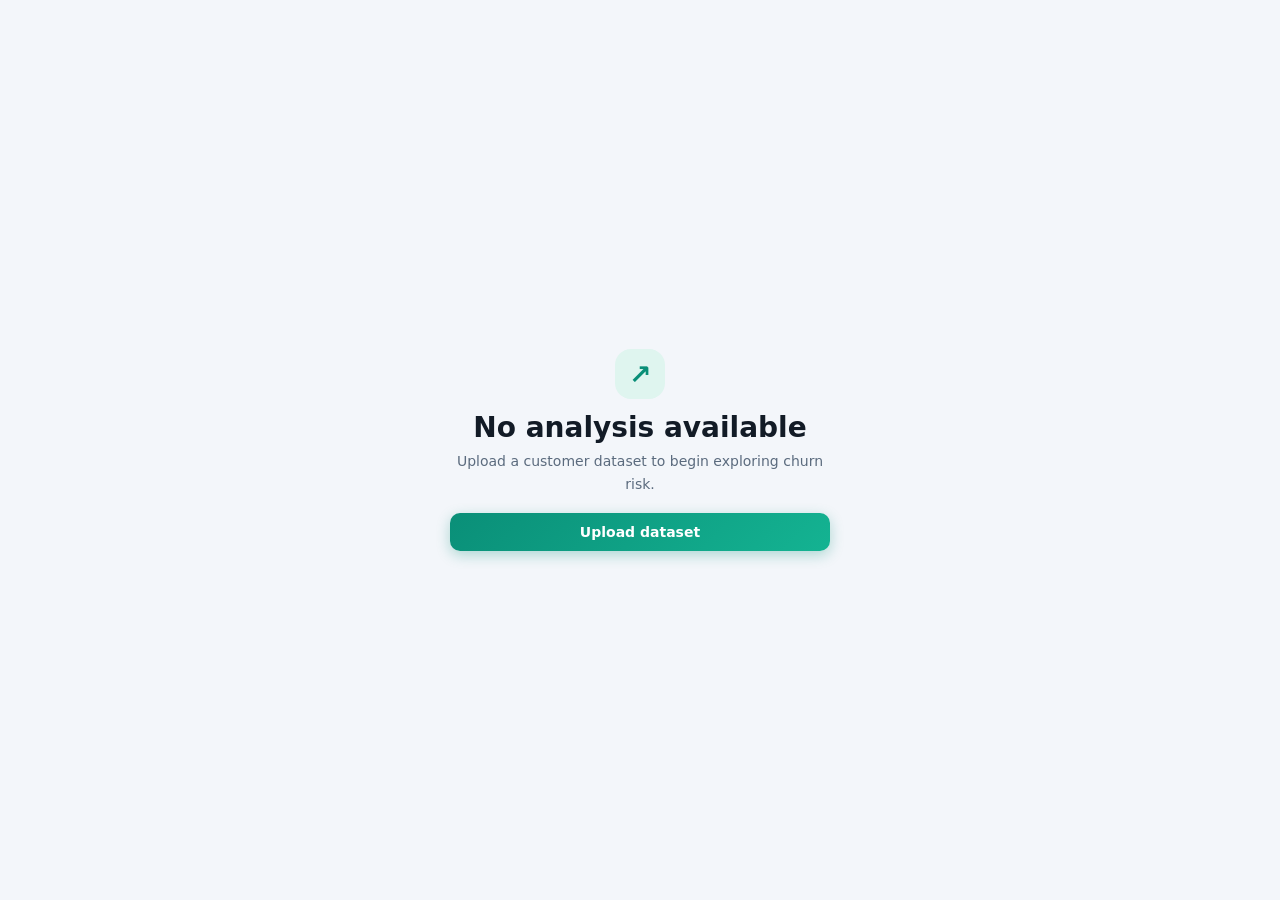
<file: frontend/index.html>
<!DOCTYPE html>
<html lang="en">
<head>
<meta charset="UTF-8"><meta name="viewport" content="width=device-width,initial-scale=1.0">
<title>ChurnIQ — Overview</title>
<link rel="stylesheet" href="css/common.css"><link rel="stylesheet" href="css/dashboard.css">
</head>
<body><script src="config.js"></script><script src="js/api.js"></script><script src="js/common.js"></script><script src="js/dashboard.js"></script></body>
</html>
</file>
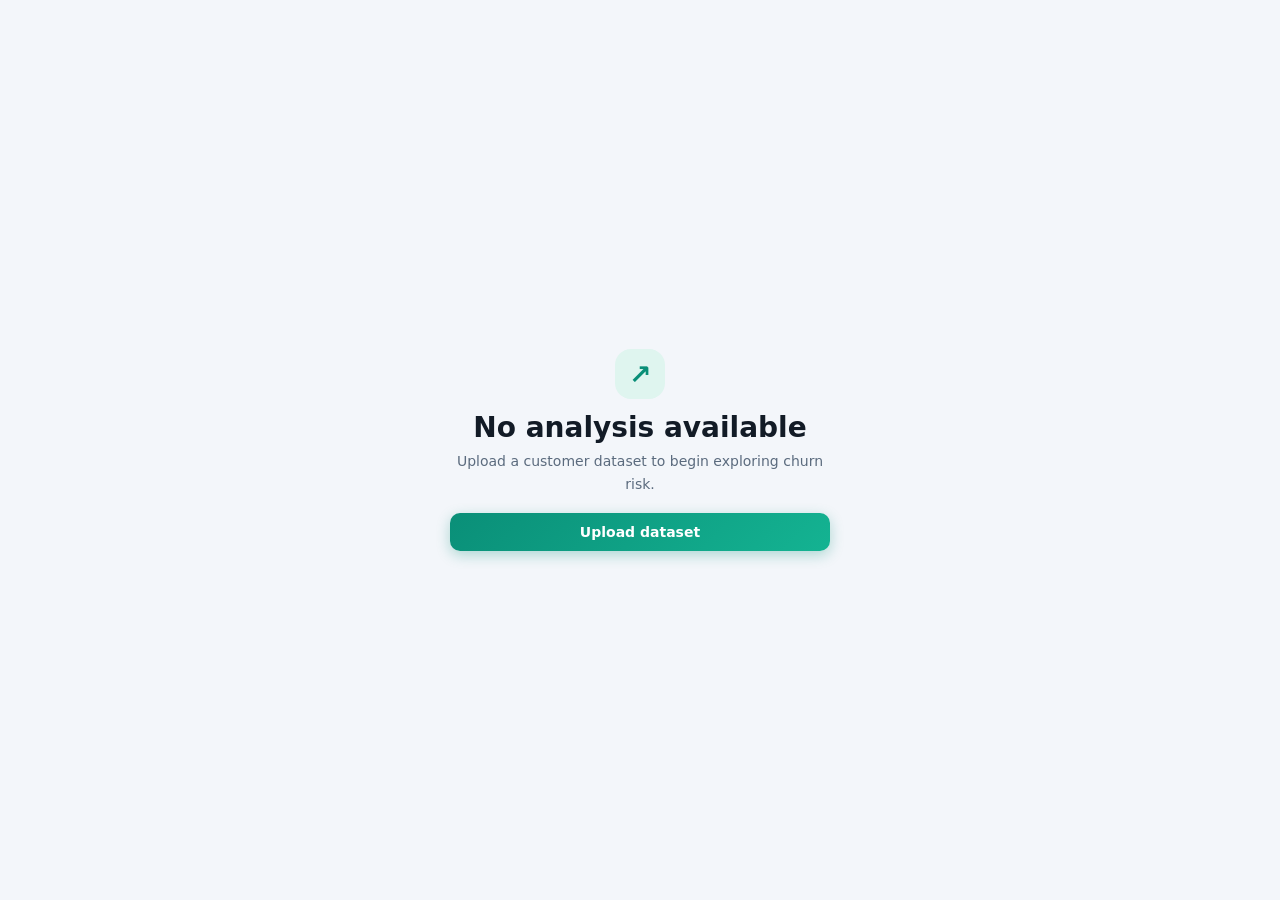
<file: frontend/actions.html>
<!DOCTYPE html>
<html lang="en">
<head>
<meta charset="UTF-8"><meta name="viewport" content="width=device-width,initial-scale=1.0">
<title>ChurnIQ — Retention Actions</title>
<link rel="stylesheet" href="css/common.css">
</head>
<body><script src="config.js"></script><script src="js/api.js"></script><script src="js/common.js"></script><script src="js/actions.js"></script></body>
</html>
</file>
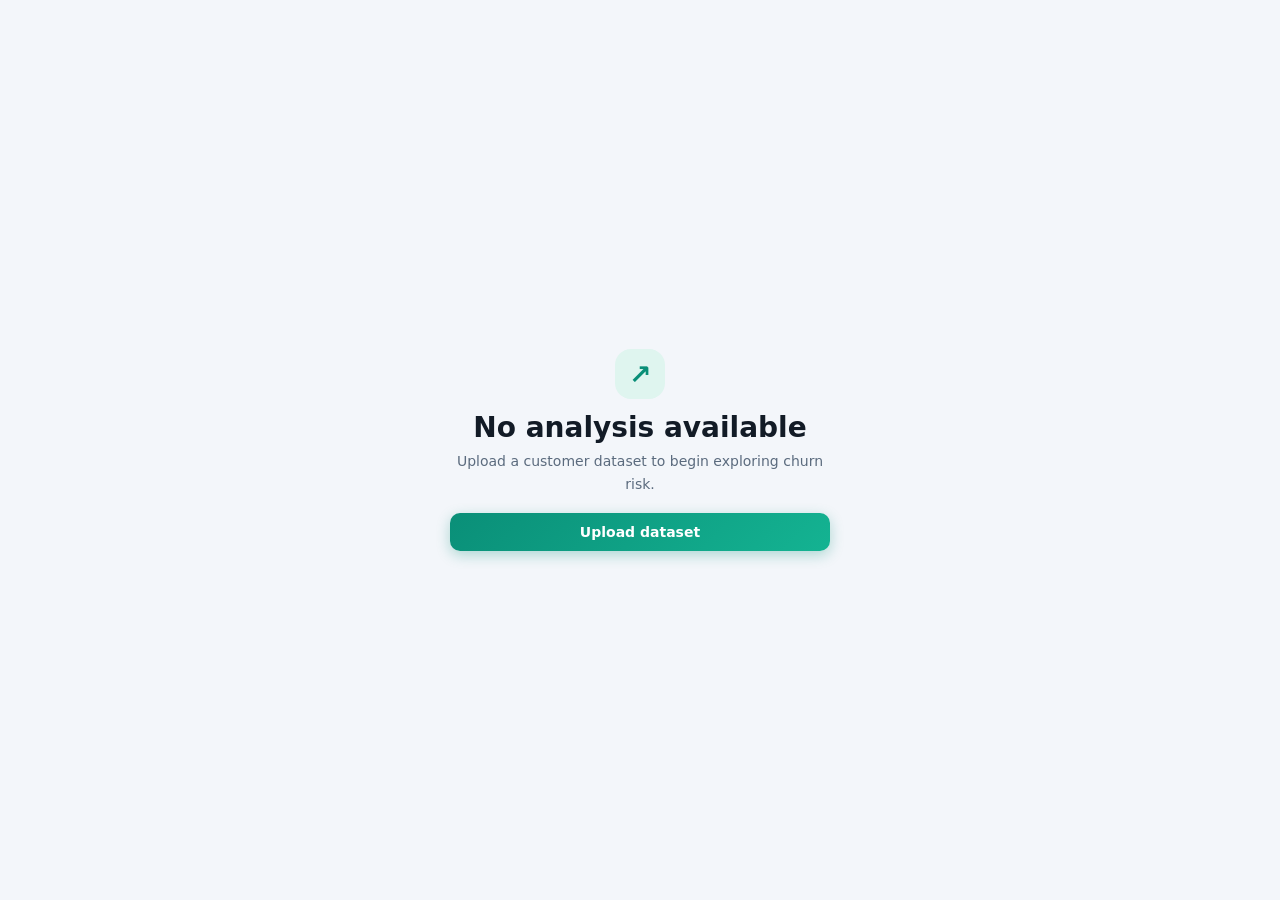
<file: frontend/customers.html>
<!DOCTYPE html>
<html lang="en">
<head>
<meta charset="UTF-8"><meta name="viewport" content="width=device-width,initial-scale=1.0">
<title>ChurnIQ — Customers</title>
<link rel="stylesheet" href="css/common.css"><link rel="stylesheet" href="css/customers.css">
</head>
<body><script src="config.js"></script><script src="js/api.js"></script><script src="js/common.js"></script><script src="js/customers.js"></script></body>
</html>
</file>
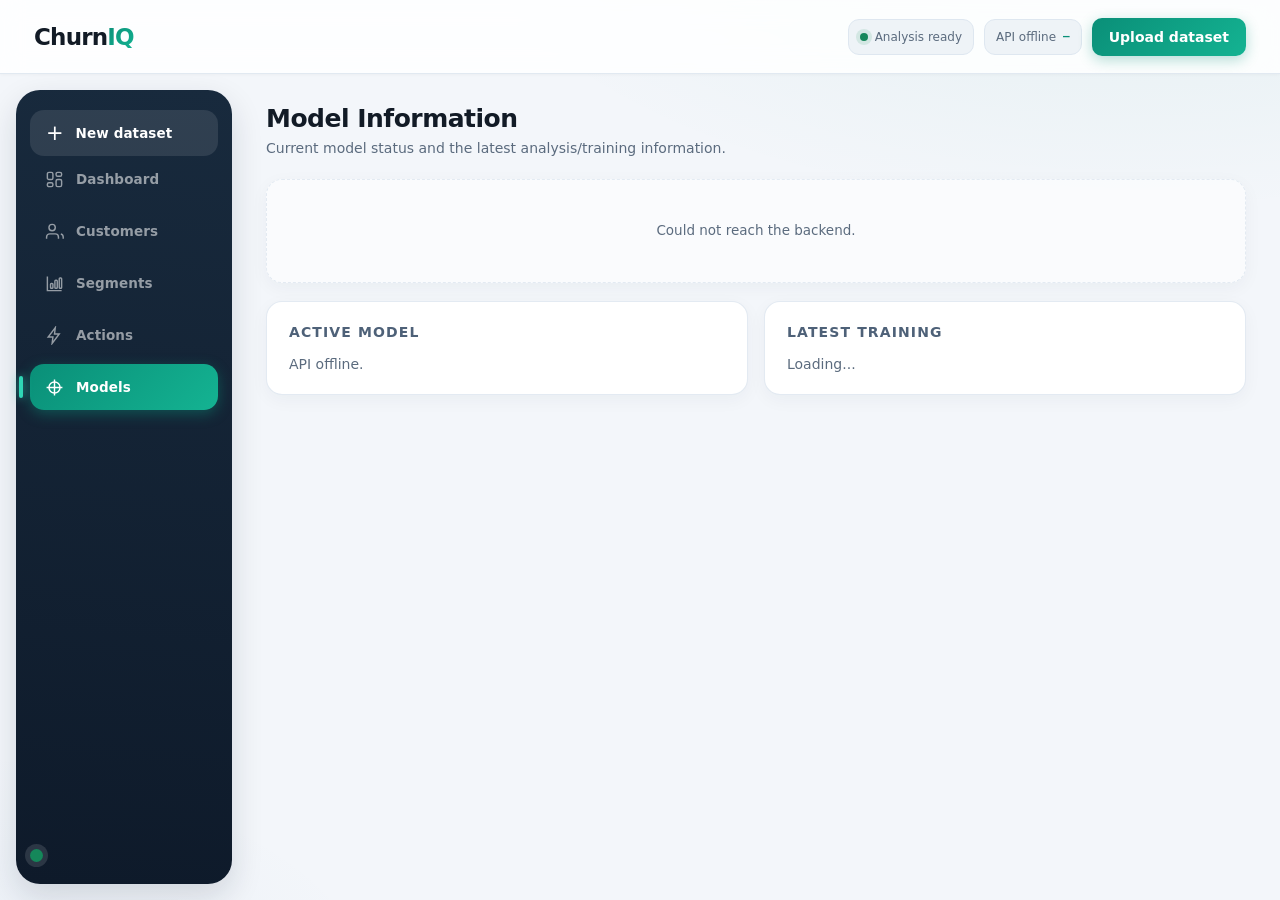
<file: frontend/model.html>
<!DOCTYPE html>
<html lang="en">
<head>
<meta charset="UTF-8"><meta name="viewport" content="width=device-width,initial-scale=1.0">
<title>ChurnIQ — Model</title>
<link rel="stylesheet" href="css/common.css">
</head>
<body>
<script src="config.js"></script><script src="js/api.js"></script><script src="js/common.js"></script>
<script>
document.addEventListener('DOMContentLoaded', async ()=>{
  basePage('model',`
    <div class="page-head"><div><h1>Model Information</h1><p>Current model status and the latest analysis/training information.</p></div></div>
    <div class="kpi-grid" id="model-kpis"></div>
    <div class="grid-2">
      <section class="card"><div class="card-title">Active model</div><div id="model-details" class="muted">Loading...</div></section>
      <section class="card"><div class="card-title">Latest training</div><div id="training-details" class="muted">Loading...</div></section>
    </div>
  `);
  const healthEl=document.getElementById('model-details');
  const trainingEl=document.getElementById('training-details');
  try{
    const h=await getHealth();
    const state=await loadAnalytics();
    const r=state?.trainingResult;
    document.getElementById('model-kpis').innerHTML=`
      <div class="kpi-card kpi-info"><div class="kpi-label">Active Model</div><div class="kpi-value" style="font-size:22px">${escapeHtml(h.active_model||'—')}</div><div class="kpi-sub">currently active</div></div>
      <div class="kpi-card kpi-good"><div class="kpi-label">CV AUC</div><div class="kpi-value">${escapeHtml(h.auc_cv||'—')}</div><div class="kpi-sub">model performance</div></div>
      <div class="kpi-card"><div class="kpi-label">Features</div><div class="kpi-value">${escapeHtml(r?.n_features||'—')}</div><div class="kpi-sub">latest training</div></div>
      <div class="kpi-card"><div class="kpi-label">Training Time</div><div class="kpi-value" style="font-size:24px">${escapeHtml(r?.duration_seconds||'—')}</div><div class="kpi-sub">seconds</div></div>`;
    healthEl.innerHTML=`<p><strong>Active model:</strong> ${escapeHtml(h.active_model)}</p><p style="margin-top:9px"><strong>Cross-validation AUC:</strong> ${escapeHtml(h.auc_cv)}</p><p style="margin-top:9px"><strong>API:</strong> <span style="color:var(--green);font-weight:700">Online</span></p>`;
    trainingEl.innerHTML=r?`<p><strong>Dataset hash:</strong> <span class="mono">${escapeHtml(r.dataset_hash)}</span></p><p style="margin-top:9px"><strong>Features:</strong> ${escapeHtml(r.n_features)}</p><p style="margin-top:9px"><strong>Duration:</strong> ${escapeHtml(r.duration_seconds)} seconds</p>`:`<p>No new training result is stored in this browser session.</p>`;
  }catch(e){
    document.getElementById('model-kpis').innerHTML='<div class="card empty" style="grid-column:1/-1">Could not reach the backend.</div>';
    healthEl.textContent='API offline.';
  }
});
</script>
</body>
</html>
</file>
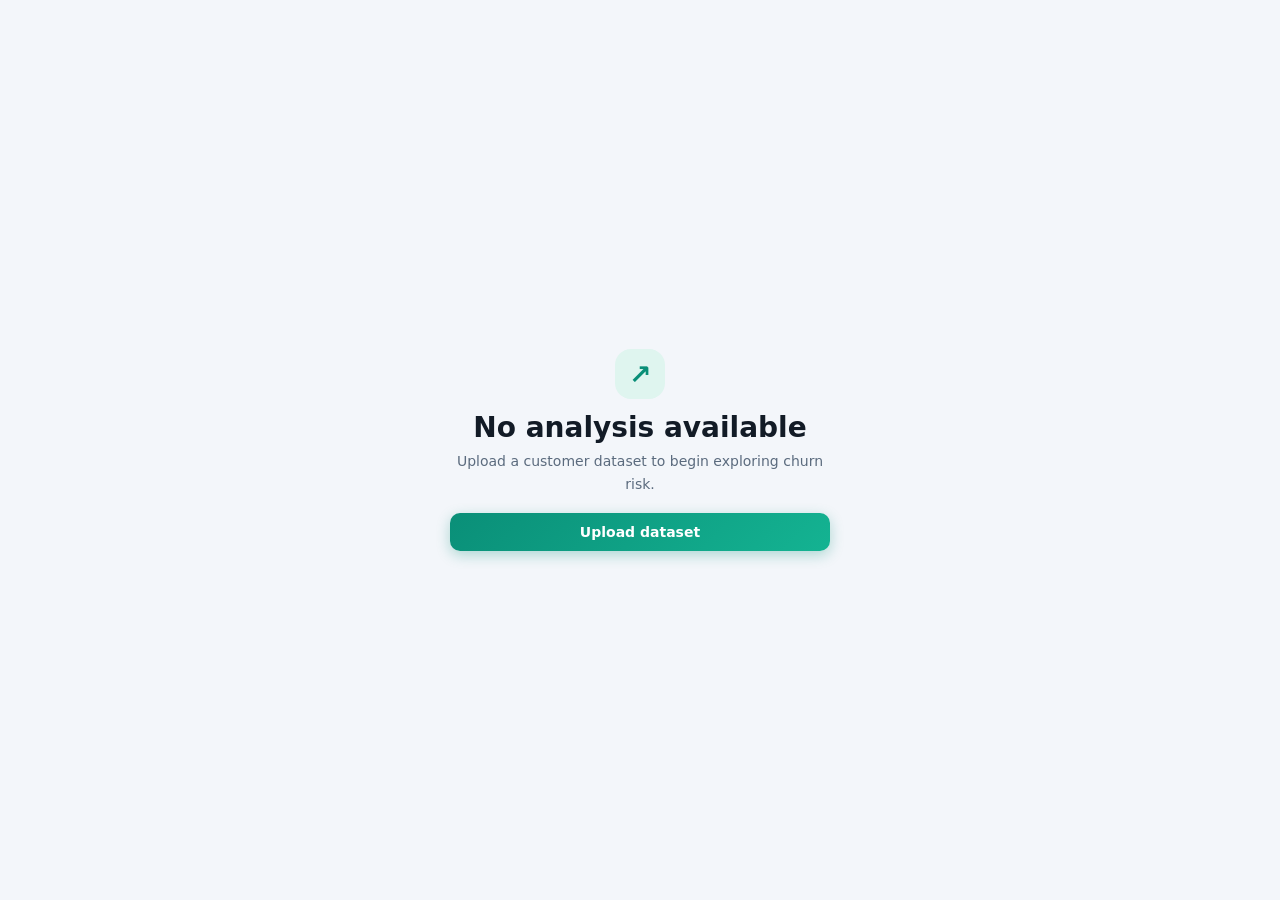
<file: frontend/segments.html>
<!DOCTYPE html>
<html lang="en">
<head>
<meta charset="UTF-8"><meta name="viewport" content="width=device-width,initial-scale=1.0">
<title>ChurnIQ — Segments</title>
<link rel="stylesheet" href="css/common.css"><link rel="stylesheet" href="css/segments.css">
</head>
<body><script src="config.js"></script><script src="js/api.js"></script><script src="js/common.js"></script><script src="js/segments.js"></script></body>
</html>
</file>
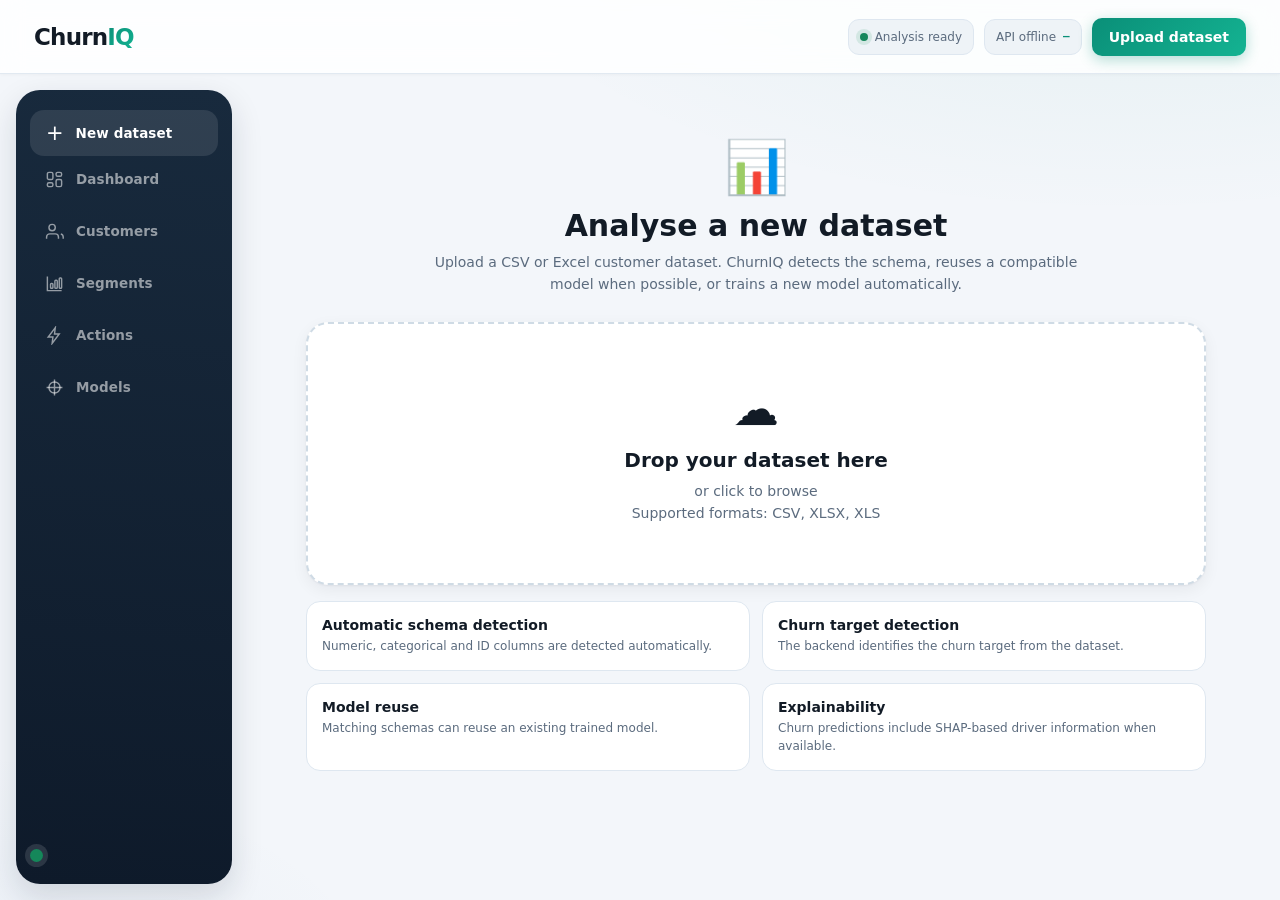
<file: frontend/upload.html>
<!DOCTYPE html>
<html lang="en">
<head>
<meta charset="UTF-8"><meta name="viewport" content="width=device-width,initial-scale=1.0">
<title>ChurnIQ — New Dataset</title>
<link rel="stylesheet" href="css/common.css"><link rel="stylesheet" href="css/upload.css">
</head>
<body><script src="config.js"></script><script src="js/api.js?v=4"></script><script src="js/common.js?v=4"></script><script src="js/upload.js?v=4"></script></body>
</html>
</file>
<file: frontend/css/common.css>
﻿:root{
  --bg:#f5f8fb;
  --surface:#ffffff;
  --surface2:#eef3f7;
  --border:#dbe4ec;
  --text:#16202b;
  --muted:#64748b;
  --accent:#087f6b;
  --accent-dark:#056453;
  --green:#168a57;
  --red:#c83b45;
  --amber:#b98900;
  --blue:#376ca8;
  --purple:#7257b5;
  --radius:18px;
  --radius-sm:12px;
  --shadow:0 2px 8px rgba(22,32,43,.06);
  --shadow-lg:0 12px 30px rgba(22,32,43,.12);
  --font:Inter,Segoe UI,system-ui,-apple-system,sans-serif;
  --mono:"IBM Plex Mono",Consolas,monospace;
}
*{box-sizing:border-box;margin:0;padding:0}
html,body{min-height:100%;font-family:var(--font);color:var(--text);background:var(--bg)}
body{font-size:14px}
button,input,select{font:inherit}
button{cursor:pointer}
a{text-decoration:none;color:inherit}
.app{min-height:100vh}
.topbar{
  height:70px;background:var(--surface);border-bottom:1px solid var(--border);
  display:flex;align-items:center;justify-content:space-between;padding:0 26px;
  position:sticky;top:0;z-index:100;box-shadow:0 1px 3px rgba(0,0,0,.03)
}
.logo{font-size:23px;font-weight:800;letter-spacing:-.7px}
.logo span{color:var(--accent)}
.topbar-right{display:flex;align-items:center;gap:12px}
.model-badge{
  display:flex;align-items:center;gap:8px;padding:9px 15px;border:1px solid var(--border);
  background:var(--surface2);border-radius:999px;color:var(--muted);font-size:13px
}
.status-dot{width:8px;height:8px;border-radius:50%;background:var(--green);box-shadow:0 0 0 4px rgba(22,138,87,.12)}
#auc-badge{font-family:var(--mono);font-weight:700;color:var(--green)}
.btn{
  border:0;border-radius:999px;padding:10px 17px;font-weight:700;transition:.18s ease;
  display:inline-flex;align-items:center;justify-content:center;gap:7px
}
.btn:hover{transform:translateY(-1px)}
.btn-primary{background:var(--accent);color:#fff}
.btn-primary:hover{background:var(--accent-dark)}
.btn:disabled{cursor:not-allowed;opacity:.66;transform:none}
.btn.is-loading{pointer-events:none;min-width:168px}
.btn-spinner{width:15px;height:15px;border:2px solid rgba(255,255,255,.42);border-top-color:#fff;border-radius:50%;animation:button-spin .7s linear infinite}
@keyframes button-spin{to{transform:rotate(360deg)}}
.btn-secondary{background:#fff;border:1px solid var(--border);color:var(--text)}
.btn-danger{background:rgba(200,59,69,.1);color:var(--red)}
.shell{display:flex;min-height:calc(100vh - 70px)}
.sidebar{
  width:82px;background:#172130;margin:16px 0 16px 16px;border-radius:24px;
  padding:18px 0;display:flex;flex-direction:column;align-items:center;
  box-shadow:var(--shadow-lg);position:sticky;top:86px;height:calc(100vh - 102px)
}
.nav-new,.nav-link{
  width:46px;height:46px;border-radius:14px;border:0;display:flex;align-items:center;justify-content:center;
  color:#fff;transition:.18s ease;margin-bottom:12px
}
.nav-new{background:rgba(255,255,255,.1);font-size:28px}
.nav-new:hover{background:rgba(255,255,255,.18)}
.nav-links{display:flex;flex-direction:column;gap:8px;flex:1}
.nav-link{background:transparent;color:rgba(255,255,255,.55);font-size:19px}
.nav-link:hover,.nav-link.active{background:var(--accent);color:#fff}
.nav-link svg,.nav-new svg{width:21px;height:21px}
.nav-bottom-dot{width:13px;height:13px;border-radius:50%;background:var(--green);box-shadow:0 0 0 5px rgba(255,255,255,.12)}
.main{flex:1;min-width:0;padding:18px 20px 34px}
.page-head{display:flex;align-items:flex-end;justify-content:space-between;gap:16px;margin:2px 0 20px}
.page-head h1{font-size:25px;letter-spacing:-.5px}
.page-head p{color:var(--muted);margin-top:5px;line-height:1.5}
.card{
  background:var(--surface);border:1px solid var(--border);border-radius:var(--radius);
  box-shadow:var(--shadow);padding:22px
}
.card-title{font-size:14px;font-weight:800;text-transform:uppercase;letter-spacing:.06em;color:#52657c;margin-bottom:16px}
.grid-2{display:grid;grid-template-columns:repeat(2,minmax(0,1fr));gap:16px}
.grid-3{display:grid;grid-template-columns:repeat(3,minmax(0,1fr));gap:16px}
.kpi-grid{display:grid;grid-template-columns:repeat(4,minmax(0,1fr));gap:16px;margin-bottom:18px}
.kpi-card{padding:20px;border:1px solid var(--border);border-radius:var(--radius);background:var(--surface);box-shadow:var(--shadow)}
.kpi-label{font-size:12px;color:var(--muted);font-weight:700;text-transform:uppercase;letter-spacing:.07em}
.kpi-value{font-family:var(--mono);font-size:32px;font-weight:800;margin-top:9px}
.kpi-sub{display:inline-block;margin-top:10px;background:var(--surface2);color:var(--muted);padding:5px 10px;border-radius:999px;font-size:11px;font-weight:700}
.kpi-danger{background:rgba(200,59,69,.045);border-color:rgba(200,59,69,.16)}
.kpi-danger .kpi-value{color:var(--red)}
.kpi-warn{background:rgba(185,137,0,.045);border-color:rgba(185,137,0,.16)}
.kpi-warn .kpi-value{color:var(--amber)}
.kpi-good .kpi-value{color:var(--green)}
.kpi-info .kpi-value{color:var(--accent)}
.banner{
  padding:14px 18px;border-radius:var(--radius-sm);border:1px solid rgba(22,138,87,.25);
  background:rgba(22,138,87,.07);margin-bottom:18px;display:flex;align-items:center;gap:10px
}
.banner strong{color:var(--green)}
.banner span{color:var(--muted)}
.table-wrap{overflow:auto;border:1px solid var(--border);border-radius:14px}
.data-table{width:100%;border-collapse:collapse;min-width:900px}
.data-table th{
  padding:12px 14px;text-align:left;font-size:11px;color:var(--muted);
  text-transform:uppercase;letter-spacing:.05em;background:#f8fafc;border-bottom:1px solid var(--border)
}
.data-table td{padding:12px 14px;border-bottom:1px solid #edf1f4;font-size:13px}
.data-table tr:hover td{background:#f8fbfd}
.risk-badge{display:inline-block;padding:4px 10px;border-radius:999px;font-size:11px;font-weight:800}
.risk-badge.High{background:rgba(200,59,69,.12);color:var(--red)}
.risk-badge.Medium{background:rgba(185,137,0,.13);color:var(--amber)}
.risk-badge.Low{background:rgba(22,138,87,.12);color:var(--green)}
.prob-bar{display:flex;align-items:center;gap:8px;min-width:120px}
.prob-mini{width:65px;height:7px;border-radius:99px;background:#e8edf2;overflow:hidden}
.prob-mini-fill{height:100%;border-radius:99px}
.search-row{display:flex;gap:10px;flex-wrap:wrap;margin-bottom:14px}
.search-box,.select-box{
  flex:1;min-width:220px;border:1px solid var(--border);background:#fff;border-radius:12px;
  padding:11px 13px;color:var(--text);outline:none
}
.search-box:focus,.select-box:focus{border-color:var(--accent)}
.filter-btn{
  padding:10px 14px;border:1px solid var(--border);border-radius:12px;background:#fff;color:var(--muted);font-weight:700
}
.filter-btn.active,.filter-btn:hover{background:var(--accent);border-color:var(--accent);color:#fff}
.pagination{display:flex;align-items:center;justify-content:center;gap:7px;flex-wrap:wrap;margin-top:16px}
.page-btn{padding:7px 11px;border:1px solid var(--border);border-radius:9px;background:#fff;color:var(--muted)}
.page-btn.active,.page-btn:hover{background:var(--accent);border-color:var(--accent);color:#fff}
.empty{padding:40px;text-align:center;color:var(--muted)}
.muted{color:var(--muted)}
.mono{font-family:var(--mono)}
.section-title{font-size:12px;font-weight:800;color:#52657c;text-transform:uppercase;letter-spacing:.07em;margin:18px 0 10px}
.modal-overlay{
  display:none;position:fixed;inset:0;background:rgba(13,23,35,.58);z-index:1000;
  align-items:center;justify-content:center;padding:20px
}
.modal-overlay.active{display:flex}
.modal{background:#fff;border-radius:20px;border:1px solid var(--border);max-width:700px;width:100%;max-height:88vh;overflow:auto;box-shadow:0 20px 50px rgba(0,0,0,.2)}
.modal-head{display:flex;justify-content:space-between;align-items:center;padding:18px 22px;border-bottom:1px solid var(--border);position:sticky;top:0;background:#fff;z-index:2}
.modal-head h3{font-size:17px}
.modal-close{border:0;background:transparent;font-size:26px;color:var(--muted)}
.modal-body{padding:22px}
.profile-grid{display:grid;grid-template-columns:repeat(2,minmax(0,1fr));gap:9px}
.profile-item{background:var(--surface2);padding:11px 13px;border-radius:11px}
.profile-item label{display:block;font-size:10px;text-transform:uppercase;color:var(--muted);font-weight:700;margin-bottom:4px}
.profile-item span{font-size:13px;font-weight:600;word-break:break-word}
.shap-row{display:flex;align-items:center;gap:10px;margin:9px 0}
.shap-label{width:180px;color:var(--muted);font-size:12px;white-space:nowrap;overflow:hidden;text-overflow:ellipsis}
.shap-bar-wrap{flex:1;background:#edf1f5;height:8px;border-radius:99px;overflow:hidden}
.shap-bar-fill{height:100%;border-radius:99px}
.shap-val{width:65px;text-align:right;font:12px var(--mono);color:var(--muted)}
.rec-card{display:flex;gap:10px;background:var(--surface2);border-radius:11px;padding:12px;margin-top:8px}
.rec-priority{padding:3px 8px;border-radius:6px;font-size:10px;font-weight:800;height:max-content}
.rec-priority.High{background:rgba(200,59,69,.13);color:var(--red)}
.rec-priority.Medium{background:rgba(185,137,0,.13);color:var(--amber)}
.rec-priority.Low{background:rgba(22,138,87,.13);color:var(--green)}
.platform-row{display:flex;flex-wrap:wrap;gap:10px;margin:12px 0}
.platform-item{flex:1 1 160px;display:flex;justify-content:space-between;align-items:center;gap:8px;background:var(--surface2);border-radius:11px;padding:11px 14px;font-size:13px}
.inner-actions{display:flex;gap:10px;flex-wrap:wrap;margin-top:14px}
.integration-results{display:grid;gap:12px;margin-top:16px}
/* Customers page: per-row View + strategy Apply controls */
.row-actions{text-align:right;white-space:nowrap}
.row-view{padding:5px 13px;font-size:12px;font-weight:650}
.apply-btn{
  border:1.5px solid var(--accent);background:#fff;color:var(--accent);
  font-weight:700;font-size:12px;border-radius:999px;padding:7px 14px;
  cursor:pointer;transition:.15s ease;flex:0 0 auto;align-self:center
}
.apply-btn:hover{background:var(--accent);color:#fff;transform:translateY(-1px)}
.apply-btn.applied{background:var(--green);border-color:var(--green);color:#fff}
.notify-row{display:flex;flex-direction:column;gap:6px;align-items:flex-end}
.btn-mini{padding:5px 9px;font-size:11.5px;border:1px solid var(--border);border-radius:8px;background:var(--surface2);color:var(--text);cursor:pointer;white-space:nowrap}
.btn-mini:hover{background:var(--accent);color:#fff;border-color:var(--accent)}
.btn-mini:disabled{opacity:.55;cursor:wait}
.outreach-list{display:flex;flex-direction:column;gap:8px;margin:10px 0}
.rec-driver{font-size:11px;color:var(--muted);margin-top:4px}
.applied-meta{font-size:11.5px;color:var(--muted);font-weight:600;margin-left:8px}
.applied-meta a{color:var(--accent);font-weight:700;text-decoration:none}
.applied-meta a:hover{text-decoration:underline}
.integration-customer{border:1px solid var(--border);border-radius:14px;padding:16px;background:#fbfcfd}
.integration-head{display:flex;justify-content:space-between;align-items:center;gap:12px}
.integration-customer>.muted{margin-top:6px}
.field-label{display:block;font-size:11px;font-weight:800;text-transform:uppercase;color:var(--muted);margin-bottom:6px}
.product-list{display:grid;gap:8px}
.product{display:flex;justify-content:space-between;gap:12px;text-align:left;padding:12px;border:1px solid var(--border);border-radius:10px;background:#fff;color:var(--text)}
.product:hover{border-color:var(--accent);background:#f5fbf9}
.product span{font-family:var(--mono);color:var(--accent);font-weight:700}
.cart-line{display:flex;justify-content:space-between;padding:8px 0;border-bottom:1px solid var(--border);font-size:13px}
.advanced-payload{margin-top:16px}
.advanced-payload summary{cursor:pointer;font-weight:700;color:var(--muted)}
.training-overlay{
  display:none;position:fixed;inset:0;background:rgba(13,23,35,.65);z-index:2000;align-items:center;justify-content:center
}
.training-overlay.active{display:flex}
.train-card{background:#fff;border-radius:20px;padding:34px;max-width:480px;width:92%;text-align:center;box-shadow:0 20px 50px rgba(0,0,0,.2)}
.train-card .brain{font-size:42px;margin-bottom:10px}
.train-card h2{font-size:21px}
.train-card p{color:var(--muted);line-height:1.6;margin:8px 0 22px}
.train-step{font:12px var(--mono);color:var(--accent);margin-bottom:10px}
.progress-track{height:10px;background:#e9eef2;border-radius:99px;overflow:hidden}
.progress-fill{height:100%;width:0;background:linear-gradient(90deg,var(--accent),#35aa8e);transition:width .35s}
.progress-pct{font:12px var(--mono);color:var(--muted);margin-top:7px}
.toast{
  position:fixed;right:22px;bottom:22px;background:#172130;color:#fff;padding:12px 16px;
  border-radius:12px;box-shadow:var(--shadow-lg);display:none;z-index:3000
}
.toast.show{display:block}
/* Product shell and reusable design tokens. Keeps the existing ChurnIQ palette. */
:root{--primary:var(--accent);--primary-dark:#066c5a;--background:var(--bg);--surface-secondary:var(--surface2);--text-muted:var(--muted);--success:var(--green);--warning:var(--amber);--danger:var(--red);--info:var(--blue)}
.shell{display:flex;gap:0;min-height:calc(100vh - 74px)}
.sidebar{width:244px;height:calc(100vh - 102px);position:sticky;top:88px;margin:14px 0 14px 14px;padding:14px 12px;border-radius:20px;align-items:stretch;gap:4px;background:#172036;box-shadow:0 12px 32px rgba(17,31,52,.14)}
.sidebar-brand{height:42px;display:flex;align-items:center;gap:9px;padding:0 7px;margin-bottom:8px;color:#fff;font-size:19px;letter-spacing:-.7px}.sidebar-brand strong span{color:#19b89b}.sidebar-mark{width:27px;height:27px;border-radius:9px;display:grid;place-items:center;background:var(--accent);font-size:12px;font-weight:900}
.nav-new{width:100%;height:43px;display:flex;align-items:center;gap:10px;justify-content:flex-start;padding:0 12px;margin:3px 0 14px;background:#26324d;color:#fff;border:1px solid transparent;border-radius:12px;font-weight:750}.nav-new b{font-size:21px;font-weight:400;line-height:1}.nav-new:hover{background:var(--accent)}
.nav-caption{padding:7px 10px 5px;font-size:10px;letter-spacing:.1em;text-transform:uppercase;color:#8791a8;font-weight:800}.nav-links{display:grid;gap:3px;margin-bottom:10px}.nav-link{height:42px;width:100%;border-radius:10px;padding:0 10px;display:flex;align-items:center;gap:12px;color:#aeb6c8;text-decoration:none;font-size:13px;font-weight:650}.nav-link svg{width:19px;height:19px;min-width:19px;fill:none;stroke:currentColor;stroke-width:1.8}.nav-link:hover{background:#26324d;color:#fff}.nav-link.active{background:var(--accent);color:#fff;box-shadow:none}.sidebar-footer{margin-top:auto;display:flex;align-items:center;gap:8px;padding:10px;color:#aeb6c8;font-size:11px}.sidebar-footer i{width:8px;height:8px;border-radius:50%;background:var(--success);box-shadow:0 0 0 4px rgba(22,138,87,.16)}
.main{flex:1;min-width:0;padding:28px 34px 42px}.topbar{height:74px;padding:0 34px;border-bottom:1px solid var(--border);background:rgba(255,255,255,.94);backdrop-filter:blur(12px)}.topbar-right{gap:10px}.source-badge,.model-badge{height:36px;border:1px solid var(--border);border-radius:11px;background:var(--surface-secondary);display:flex;align-items:center;gap:7px;padding:0 11px;font-size:12px;color:var(--text-muted)}.source-badge i{width:8px;height:8px;border-radius:50%;background:var(--success);box-shadow:0 0 0 4px rgba(22,138,87,.12)}.model-badge #model-name-badge{max-width:180px;overflow:hidden;text-overflow:ellipsis;white-space:nowrap}.model-badge #auc-badge{font-family:var(--mono);font-size:11px;font-weight:800;color:var(--primary)}
.card{border:1px solid var(--border);box-shadow:0 5px 18px rgba(16,38,67,.045);border-radius:16px}.btn{min-height:38px;border-radius:10px;font-weight:750;transition:transform .18s,box-shadow .18s,background .18s}.btn:hover{transform:translateY(-1px);box-shadow:0 6px 15px rgba(17,37,60,.12)}.btn-primary{background:var(--primary)}.btn-primary:hover{background:var(--primary-dark)}.btn-secondary{background:#fff}.btn-danger{background:var(--danger);color:#fff;border-color:var(--danger)}.badge{font-size:11px;font-weight:800;letter-spacing:.02em}.standalone-state{min-height:100vh;display:grid;place-content:center;text-align:center;padding:30px;background:var(--background)}.standalone-state h1{margin:12px 0 6px}.standalone-state p{max-width:380px;color:var(--text-muted);line-height:1.6;margin:0 0 18px}.state-icon{width:50px;height:50px;border-radius:16px;display:grid;place-items:center;margin:auto;background:#dff5ef;color:var(--primary);font-size:27px;font-weight:800}.state-icon.error{background:#fde8ea;color:var(--danger)}
.toast[data-tone="error"]{background:var(--danger)}.toast[data-tone="warning"]{background:#9a6d00}.toast{font-weight:650}
.page-loading{min-height:100vh;display:grid;place-items:center;background:var(--bg);color:var(--muted);font-weight:650}.page-loading span{display:flex;align-items:center;gap:10px}.page-loading i{display:block;width:17px;height:17px;border:2px solid #c9d9d6;border-top-color:var(--accent);border-radius:50%;animation:button-spin .7s linear infinite}
.action-overview{display:grid;grid-template-columns:repeat(3,1fr);margin-bottom:16px;overflow:hidden}.action-overview>div{padding:18px 20px;display:grid;gap:5px;border-right:1px solid var(--border)}.action-overview>div:last-child{border:0}.action-overview span,.action-overview small{font-size:12px;color:var(--muted)}.action-overview strong{font-size:24px;letter-spacing:-.04em}.action-label{font-size:10px;color:var(--accent);font-weight:800;letter-spacing:.08em;text-transform:uppercase}.action-link{margin-top:13px;background:transparent;border:0;padding:0;color:var(--accent);font-size:12px;font-weight:800;cursor:pointer}.action-link:hover{text-decoration:underline}
@media(max-width:1050px){
  .kpi-grid{grid-template-columns:repeat(2,minmax(0,1fr))}
  .grid-3{grid-template-columns:1fr 1fr}
}
@media(max-width:760px){
  .topbar{padding:0 14px;height:62px}
  .topbar-right .model-badge{display:none}
  .shell{min-height:calc(100vh - 62px)}
  .sidebar{width:58px;margin:8px 0 8px 8px;border-radius:18px;top:70px;height:calc(100vh - 78px)}
  .nav-new,.nav-link{width:38px;height:38px;border-radius:11px}
  .main{padding:14px 10px 25px}
  .page-head{align-items:flex-start;flex-direction:column}
  .kpi-grid,.grid-2,.grid-3{grid-template-columns:1fr}
  .profile-grid{grid-template-columns:1fr}
  .shap-label{width:120px}
}
@media(max-width:1050px){.sidebar{width:72px;padding:12px 10px}.sidebar-brand{justify-content:center;padding:0}.sidebar-brand strong,.nav-new span,.nav-caption,.nav-link span,.sidebar-footer span{display:none}.nav-new{justify-content:center;padding:0;margin-bottom:10px}.nav-link{justify-content:center;padding:0}.sidebar-footer{justify-content:center;padding:10px 0}.main{padding:24px 22px}}
@media(max-width:760px){.topbar{padding:0 14px}.topbar-right .source-badge,.topbar-right .model-badge{display:none}.topbar-right .btn{font-size:12px;padding:0 10px}.sidebar{width:58px;margin:8px 0 8px 8px;height:calc(100vh - 78px);top:70px;border-radius:18px;padding:9px}.sidebar-brand{height:36px}.sidebar-mark{width:25px;height:25px}.nav-new,.nav-link{width:40px;height:40px;border-radius:11px}.main{padding:18px 12px 28px}}
/* Compact navigation avoids layout shifts and keeps all existing pages usable. */
.sidebar{width:82px;margin:16px 0 16px 16px;padding:18px 0;align-items:center;top:90px;height:calc(100vh - 106px);border-radius:24px;gap:0}.sidebar-brand,.nav-caption,.sidebar-footer{display:none}.nav-new,.nav-link{width:46px;height:46px;border-radius:14px;justify-content:center;padding:0;margin:0}.nav-new{margin-bottom:14px;background:rgba(255,255,255,.1)}.nav-new:hover{background:rgba(255,255,255,.18)}.nav-new span,.nav-link span{display:none}.nav-links{display:flex;flex-direction:column;gap:8px;flex:1;margin:0}.nav-link{color:rgba(255,255,255,.55)}.nav-link:hover,.nav-link.active{background:var(--accent);color:#fff}.nav-bottom-dot{display:block;width:13px;height:13px;margin-bottom:2px;border-radius:50%;background:var(--green);box-shadow:0 0 0 5px rgba(255,255,255,.12)}
@media(max-width:1050px){.sidebar{width:70px;padding:14px 0}.main{padding:24px 22px}}@media(max-width:760px){.sidebar{width:58px;margin:8px 0 8px 8px;padding:9px;top:70px;height:calc(100vh - 78px);border-radius:18px}.nav-new,.nav-link{width:40px;height:40px;border-radius:11px}.main{padding:18px 12px 28px}}
/* ── UI polish: labeled nav, skeletons, training stepper, a11y ───────────── */

/* Labeled navigation on wide screens (icons + text). Below 1200px the rail
   collapses back to icons, but labels stay in the DOM using the visually
   hidden pattern so screen readers still announce them. */
@media(min-width:1201px){
  .sidebar{width:216px;padding:20px 14px;align-items:stretch;margin:16px 0 16px 16px}
  .nav-new,.nav-link{width:100%;height:46px;justify-content:flex-start;gap:12px;padding:0 15px;margin-bottom:0}
  .nav-new span,.nav-link span{display:inline;font-size:13.5px;font-weight:650;letter-spacing:.1px;white-space:nowrap}
  .nav-links{gap:6px}
}
@media(max-width:1200px){
  .nav-new span,.nav-link span{
    position:absolute;width:1px;height:1px;padding:0;margin:-1px;
    overflow:hidden;clip:rect(0,0,0,0);white-space:nowrap;border:0
  }
}

/* Skeleton loaders */
.skeleton{position:relative;overflow:hidden;background:var(--surface2);border-radius:10px}
.skeleton::after{
  content:"";position:absolute;inset:0;transform:translateX(-100%);
  background:linear-gradient(90deg,transparent,rgba(255,255,255,.72),transparent);
  animation:skeleton-sweep 1.25s ease-in-out infinite
}
@keyframes skeleton-sweep{to{transform:translateX(100%)}}
.skeleton-kpi{min-height:104px;height:104px;border-radius:18px}
.skeleton-box{min-height:96px;border-radius:18px}
.skeleton-chip{display:inline-block;width:120px;height:36px;border-radius:999px}

/* Training stepper */
.train-steps{list-style:none;display:grid;gap:9px;text-align:left;margin:20px auto 14px;max-width:340px;padding:0}
.train-steps li{display:flex;align-items:center;gap:11px;font-size:13px;color:var(--muted)}
.train-steps li .dot{
  width:21px;height:21px;border-radius:50%;border:2px solid var(--border);flex:0 0 auto;
  display:grid;place-items:center;font-size:11px;font-weight:800;background:#fff;color:var(--muted)
}
.train-steps li.done{color:var(--text)}
.train-steps li.done .dot{background:var(--green);border-color:var(--green);color:#fff}
.train-steps li.active{color:var(--text);font-weight:700}
.train-steps li.active .dot{border-color:var(--accent);color:var(--accent);box-shadow:0 0 0 4px rgba(8,127,107,.12)}
.train-meta{
  display:flex;justify-content:space-between;max-width:340px;margin:12px auto 0;
  font-size:12px;color:var(--muted);font-family:var(--mono)
}

/* Accessibility: visible keyboard focus + respect reduced motion */
:focus-visible{outline:2px solid var(--accent);outline-offset:2px;border-radius:8px}
@media(prefers-reduced-motion:reduce){
  .skeleton::after{animation:none}
  *{animation-duration:.001s!important;transition-duration:.001s!important}
}

/* ── Retention Strategies page ───────────────────────────────────────────── */
.strategy-toolbar{display:flex;gap:8px;align-items:center;flex-wrap:wrap;margin-bottom:14px}
.strategy-toolbar .filter-btn{background:#fff;border:1px solid var(--border);border-radius:999px;padding:7px 14px;font-size:12.5px;font-weight:650;color:var(--muted);cursor:pointer;transition:.15s}
.strategy-toolbar .filter-btn:hover{border-color:var(--accent);color:var(--accent)}
.strategy-toolbar .filter-btn.active{background:var(--accent);border-color:var(--accent);color:#fff}
.sort-select{border:1px solid var(--border);border-radius:999px;padding:7px 13px;font-size:12.5px;background:#fff;cursor:pointer}
.strat-grid{display:flex;flex-direction:column;gap:14px}
.strat-card{padding:18px 20px;border-left:4px solid var(--accent);cursor:pointer;transition:.18s ease}
.strat-card:hover{box-shadow:var(--shadow-lg);transform:translateY(-1px)}
.strat-card.prio-High{border-left-color:var(--red)}
.strat-card.prio-Medium{border-left-color:var(--amber)}
.strat-card.prio-Low{border-left-color:var(--blue)}
.strat-head{display:flex;align-items:center;gap:12px;margin-bottom:9px}
.strat-icon{width:42px;height:42px;border-radius:12px;background:var(--surface2);display:grid;place-items:center;font-size:20px;flex:0 0 auto}
.prio-badge{font-size:10px;font-weight:800;letter-spacing:.09em;text-transform:uppercase}
.prio-badge.High{color:var(--red)}.prio-badge.Medium{color:var(--amber)}.prio-badge.Low{color:var(--blue)}
.strat-head h3{font-size:16px;margin-top:3px;letter-spacing:-.2px}
.strat-desc{color:var(--muted);font-size:13px;line-height:1.65;margin-bottom:13px}
.strat-stats{display:flex;gap:30px;flex-wrap:wrap;padding-top:11px;border-top:1px dashed var(--border)}
.strat-stats strong{display:block;font-size:19px;letter-spacing:-.02em}
.strat-stats span{font-size:11.5px;color:var(--muted)}
.applied-chip{font-size:11px;font-weight:800;color:#fff;background:var(--green);border-radius:999px;padding:5px 11px;flex:0 0 auto}
/* ============================================================
   UI POLISH v2 — modern depth, glass surfaces, micro-interactions
   (override layer appended last so it wins safely)
   ============================================================ */
:root{
  --bg:#f3f6fa;
  --border:#dee7f0;
  --text:#121b26;
  --muted:#5b6b7e;
  --accent:#0a8f78;
  --accent-dark:#07705c;
  --accent-soft:rgba(10,143,120,.09);
  --ring:rgba(10,143,120,.30);
  --green:#15875a;
  --red:#c53b47;
  --amber:#ad8000;
  --radius:20px;
  --shadow:0 1px 2px rgba(15,23,42,.05),0 5px 16px rgba(15,23,42,.06);
  --shadow-lg:0 14px 36px rgba(15,23,42,.14);
  --shadow-glow:0 6px 18px rgba(10,143,120,.28);
  --grad-accent:linear-gradient(135deg,#0a8f78 0%,#14b392 100%);
}

/* Ambient page canvas */
html{scroll-behavior:smooth}
body{
  -webkit-font-smoothing:antialiased;text-rendering:optimizeLegibility;
  background:
    radial-gradient(1100px 520px at 88% -12%, rgba(10,143,120,.075), transparent 62%),
    radial-gradient(950px 460px at -12% 112%, rgba(55,108,168,.065), transparent 58%),
    var(--bg);
  background-attachment:fixed;
}
::selection{background:rgba(10,143,120,.18)}

/* Styled scrollbars */
*{scrollbar-width:thin;scrollbar-color:#b9c6d4 transparent}
*::-webkit-scrollbar{width:9px;height:9px}
*::-webkit-scrollbar-thumb{background:#c3cfdb;border-radius:99px;border:2px solid transparent;background-clip:content-box}
*::-webkit-scrollbar-thumb:hover{background:#a5b4c4;background-clip:content-box}
*::-webkit-scrollbar-track{background:transparent}

/* Glass topbar */
.topbar{
  background:rgba(255,255,255,.86);
  backdrop-filter:blur(12px) saturate(1.5);
  -webkit-backdrop-filter:blur(12px) saturate(1.5);
  border-bottom:1px solid rgba(222,231,240,.9)
}
.logo{font-weight:850;letter-spacing:-.8px}
.logo span{background:var(--grad-accent);-webkit-background-clip:text;background-clip:text;color:transparent}

/* Sidebar: deep gradient + glowing active pill */
.sidebar{background:linear-gradient(185deg,#182a3d 0%,#0e1a2a 100%)}
.nav-link,.nav-new{position:relative;transition:.22s cubic-bezier(.4,0,.2,1)}
.nav-link:hover{background:rgba(255,255,255,.09);color:#fff;transform:translateY(-1px)}
.nav-link.active{background:var(--grad-accent);color:#fff;box-shadow:0 4px 14px rgba(10,143,120,.45)}
.nav-link.active::before{
  content:"";position:absolute;left:-11px;top:50%;transform:translateY(-50%);
  width:3.5px;height:22px;border-radius:99px;background:#2fd6b5;
  box-shadow:0 0 10px rgba(47,214,181,.8)
}

/* Page entrance */
@keyframes page-in{from{opacity:0;transform:translateY(8px)}to{opacity:1;transform:none}}
.main{animation:page-in .32s ease both}

/* Cards: softer edge + selective hover lift */
.card{border-color:rgba(222,231,240,.85);transition:box-shadow .22s ease,transform .22s ease,border-color .22s ease}
.card-title{color:#4e6178;letter-spacing:.08em}
.kpi-card:hover,.chart-card:hover{transform:translateY(-3px);box-shadow:var(--shadow-lg);border-color:rgba(10,143,120,.28)}

/* KPI cards: gradient hairline */
.kpi-card{position:relative;overflow:hidden}
.kpi-card::before{
  content:"";position:absolute;top:0;left:0;right:0;height:3px;
  background:var(--grad-accent);opacity:.9
}
.kpi-danger::before{background:linear-gradient(90deg,var(--red),#e08a90)}
.kpi-warn::before{background:linear-gradient(90deg,var(--amber),#e0be62)}
.kpi-good::before{background:linear-gradient(90deg,var(--green),#5cb98d)}
.kpi-value{letter-spacing:-.03em;font-size:33px}

/* Buttons: gradient primary, tactile press */
.btn{transition:all .18s cubic-bezier(.4,0,.2,1)}
.btn-primary{background:var(--grad-accent);box-shadow:0 4px 14px rgba(10,143,120,.30)}
.btn-primary:hover{box-shadow:var(--shadow-glow);transform:translateY(-2px);filter:brightness(1.05)}
.btn-primary:active,.apply-btn:active{transform:translateY(0) scale(.98)}
.btn-secondary:hover{border-color:var(--accent);color:var(--accent);transform:translateY(-1px);box-shadow:0 4px 12px rgba(15,23,42,.08)}
.btn-danger:hover{background:var(--red);color:#fff;transform:translateY(-1px)}
.filter-btn,.page-btn,.apply-btn,.btn-mini,.sort-select,.row-view{transition:all .16s ease}
.filter-btn:not(.active):hover,.page-btn:not(.active):hover{transform:translateY(-1px);box-shadow:0 3px 9px rgba(15,23,42,.09)}

/* Inputs: focus glow */
.search-box:focus,.select-box:focus{border-color:var(--accent);box-shadow:0 0 0 4px var(--ring)}

/* Tables: sticky headers + zebra rows */
.data-table th,.insight-table th{position:sticky;top:0;z-index:2}
.data-table th{background:#f6f9fc;box-shadow:inset 0 -1px 0 var(--border)}
.data-table tbody tr:nth-child(even) td{background:rgba(246,250,253,.6)}
.data-table tr:hover td{background:var(--accent-soft)!important}
.clickable-row{cursor:pointer}

/* Badges: crisp inner ring */
.risk-badge{box-shadow:inset 0 0 0 1px rgba(15,23,42,.06)}

/* Modals & overlay: blur + pop-in */
.modal-overlay{backdrop-filter:blur(7px) saturate(1.2);-webkit-backdrop-filter:blur(7px) saturate(1.2)}
.modal{animation:modal-pop .26s cubic-bezier(.34,1.4,.64,1) both}
@keyframes modal-pop{from{opacity:0;transform:scale(.94) translateY(12px)}to{opacity:1;transform:none}}
.training-overlay{backdrop-filter:blur(8px);-webkit-backdrop-filter:blur(8px)}
.train-card{animation:modal-pop .3s cubic-bezier(.34,1.4,.64,1) both;border-radius:24px}

/* Progress bars: shimmering fill */
.progress-fill{position:relative;overflow:hidden;background:var(--grad-accent)}
.progress-fill::after{
  content:"";position:absolute;inset:0;
  background:linear-gradient(90deg,transparent,rgba(255,255,255,.45),transparent);
  animation:skeleton-sweep 1.3s ease-in-out infinite
}
.bar-fill{background:var(--grad-accent)}
.prob-mini{box-shadow:inset 0 0 0 1px rgba(15,23,42,.05)}

/* Empty states: dashed invitation */
.card.empty,.empty.card{border-style:dashed;border-width:1.5px;background:rgba(255,255,255,.6)}
.empty{font-size:13.5px;line-height:1.6}

/* Banners: accent left edge */
.banner{border-left-width:4px}

/* Strategy cards: tinted icon tiles */
.strat-icon{background:var(--accent-soft)}
.strat-card.prio-High .strat-icon{background:rgba(197,59,71,.09)}
.strat-card.prio-Medium .strat-icon{background:rgba(173,128,0,.10)}

/* Training stepper: pulsing active dot */
.train-steps li.active .dot{background:var(--accent-soft);animation:pulse-dot 1.4s ease-in-out infinite}
@keyframes pulse-dot{0%,100%{box-shadow:0 0 0 3px rgba(10,143,120,.14)}50%{box-shadow:0 0 0 7px rgba(10,143,120,.06)}}

/* Focus ring everywhere (replaces outline version) */
:focus-visible{outline:none;box-shadow:0 0 0 3px var(--ring);border-radius:10px}

/* Small screens */
@media(max-width:760px){
  .main{padding:14px 12px 28px}
  .kpi-grid{grid-template-columns:1fr 1fr}
}
</file>
<file: frontend/css/dashboard.css>
.chart-grid{display:grid;grid-template-columns:repeat(3,minmax(0,1fr));gap:16px;margin-bottom:16px}
.chart-card{min-height:210px}
.donut-wrap{display:flex;align-items:center;gap:20px;min-height:145px}
.donut-svg{flex:0 0 auto}
.donut-legend{display:flex;flex-direction:column;gap:9px;min-width:150px}
.legend-item{display:flex;align-items:center;gap:8px;font-size:12px;cursor:pointer}
.legend-item:hover{opacity:.75}
.legend-dot{width:10px;height:10px;border-radius:50%;flex:0 0 auto}
.legend-label{color:var(--muted)}
.legend-value{margin-left:auto;font:700 12px var(--mono)}
.histogram{display:block;padding:4px 0 0}
.hist-svg{width:100%;height:auto;display:block}
.hist-col{cursor:pointer;transition:opacity .15s}
.hist-col:hover{opacity:1}
.hist-summary{display:flex;gap:10px;flex-wrap:wrap;margin-top:10px}
.hist-pill{display:inline-flex;align-items:center;gap:7px;font-size:12px;font-weight:650;background:var(--surface2);border-radius:999px;padding:6px 12px}
.hist-pill i{width:9px;height:9px;border-radius:50%;display:inline-block;flex:0 0 auto}
.hist-pill.stay i{background:#168a57}
.hist-pill.churn i{background:#c83b45}
.hist-hint{margin-top:9px;font-size:11.5px;color:var(--muted);line-height:1.5}
.card-note{display:block;font-size:11.5px;color:var(--muted);font-weight:500;margin-top:3px;letter-spacing:0;text-transform:none}
.bar-list{display:flex;flex-direction:column;gap:12px}
.bar-item{cursor:pointer}
.bar-label{display:flex;justify-content:space-between;gap:12px;margin-bottom:5px;font-size:12px}
.bar-label span:first-child{color:var(--muted);overflow:hidden;text-overflow:ellipsis;white-space:nowrap}
.bar-label span:last-child{font:700 12px var(--mono)}
.bar-track{height:9px;background:#eaf0f4;border-radius:99px;overflow:hidden}
.bar-fill{height:100%;background:var(--accent);border-radius:99px;transition:width .45s}
.bar-fill.up{background:linear-gradient(90deg,#e08a90,#c83b45)}
.bar-fill.down{background:linear-gradient(90deg,#7cc3a1,#168a57)}
.dir{font-weight:800;font-size:10.5px;white-space:nowrap}
.dir.up{color:var(--red)}
.dir.down{color:var(--green)}
.dir.flat{color:var(--muted)}
.driver-impact{font:700 12px var(--mono);color:var(--accent)}
.driver-legend{margin-top:4px;font-size:11.5px;color:var(--muted)}
.wide-card{grid-column:1/-1}
.dataset-meta{display:grid;grid-template-columns:repeat(5,minmax(0,1fr));gap:16px;margin-bottom:16px}
.dataset-meta>div{display:flex;flex-direction:column;gap:5px;min-width:0}
.dataset-meta strong{overflow:hidden;text-overflow:ellipsis;white-space:nowrap}
.eyebrow{display:block;color:var(--accent);font-size:11px;font-weight:800;letter-spacing:.09em;text-transform:uppercase;margin-bottom:7px}.data-source-card{display:grid;grid-template-columns:1fr auto auto;align-items:center;gap:40px;padding:18px 20px;margin-bottom:16px;background:linear-gradient(105deg,#fff,#f1faf7)}.data-source-card h3{font-size:15px;margin:0 0 5px}.data-source-card p{margin:0;color:var(--muted);font-size:12px}.data-source-card>div:not(:first-child){display:grid;gap:4px;font-size:12px}.data-source-card strong{font-size:13px}.high-risk-card{padding:0;overflow:hidden;margin-bottom:16px}.high-risk-card .card-title{padding:18px 20px;margin:0;border-bottom:1px solid var(--border);display:flex;align-items:center;justify-content:space-between}.text-action{background:transparent;border:0;color:var(--accent);font:700 12px var(--font);cursor:pointer}.text-action:hover{text-decoration:underline}.table-wrap{overflow:auto}.insight-table{width:100%;border-collapse:collapse;min-width:500px}.insight-table th{text-align:left;color:var(--muted);font-size:11px;text-transform:uppercase;letter-spacing:.06em;padding:11px 20px;background:#fafcfd}.insight-table td{padding:13px 20px;border-top:1px solid var(--border);font-size:13px}.insight-table tr:hover td{background:#fbfefd}
@media(max-width:1050px){.chart-grid{grid-template-columns:1fr 1fr}}
@media(max-width:760px){.chart-grid{grid-template-columns:1fr}.dataset-meta{grid-template-columns:1fr 1fr}.data-source-card{grid-template-columns:1fr;gap:14px}}
</file>
<file: frontend/css/customers.css>
.customer-summary{display:flex;gap:10px;flex-wrap:wrap;margin-bottom:16px}
.summary-chip{padding:8px 12px;border:1px solid var(--border);background:#fff;border-radius:999px;font-size:12px;color:var(--muted)}
.summary-chip strong{color:var(--text);font-family:var(--mono);margin-left:4px}
.customer-card{padding:0;overflow:hidden}
.customer-card .inner{padding:22px 22px 0}
.clickable-row{cursor:pointer}
</file>
<file: frontend/css/segments.css>
.segment-overview{display:grid;grid-template-columns:1.35fr repeat(2,minmax(0,1fr));gap:16px;margin-bottom:18px}
.segment-highlight{background:linear-gradient(135deg,#172130,#26394c);color:#fff;border:0;overflow:hidden;position:relative}
.segment-highlight:after{content:"";position:absolute;width:180px;height:180px;right:-65px;bottom:-95px;border-radius:50%;background:rgba(53,170,142,.2)}
.segment-eyebrow{font-size:11px;letter-spacing:.09em;text-transform:uppercase;color:rgba(255,255,255,.65);font-weight:800}
.segment-highlight h2{font-size:21px;line-height:1.2;margin:10px 0 6px;position:relative;z-index:1}.segment-highlight p{color:rgba(255,255,255,.7);line-height:1.5;position:relative;z-index:1}
.segment-stat{display:flex;flex-direction:column;justify-content:space-between}.segment-stat span{font-size:11px;text-transform:uppercase;letter-spacing:.07em;color:var(--muted);font-weight:800}.segment-stat strong{font:28px var(--mono);margin-top:14px}.segment-stat.danger strong{color:var(--red)}.segment-stat.good strong{color:var(--green)}
.segment-grid{display:grid;grid-template-columns:repeat(3,minmax(0,1fr));gap:16px}
.segment-card{min-height:220px;padding:0;overflow:hidden}.segment-card-head{padding:17px 18px 12px;border-bottom:1px solid var(--border);display:flex;justify-content:space-between;align-items:flex-start;gap:12px}.segment-card h3{font-size:14px}.segment-card-head p{margin-top:4px;color:var(--muted);font-size:12px}.segment-card-body{padding:14px 18px 7px}.segment-item{margin-bottom:14px}.segment-label{display:flex;justify-content:space-between;gap:10px;font-size:12px;margin-bottom:6px}.segment-label span:first-child{color:var(--muted);overflow:hidden;text-overflow:ellipsis;white-space:nowrap}.segment-label span:last-child{font-family:var(--mono);font-weight:800}.segment-track{height:9px;background:#eaf0f4;border-radius:99px;display:flex;overflow:hidden}.segment-churned{background:var(--red)}.segment-retained{background:var(--green)}
.segment-count{font:11px var(--mono);color:var(--muted);background:var(--surface2);padding:5px 8px;border-radius:999px;white-space:nowrap}
.legend-small{display:flex;gap:14px;margin-bottom:18px;color:var(--muted);font-size:12px}
.legend-small span{display:flex;align-items:center;gap:5px}
.legend-small i{width:9px;height:9px;border-radius:50%;display:inline-block}
@media(max-width:1050px){.segment-overview,.segment-grid{grid-template-columns:1fr 1fr}.segment-highlight{grid-column:1/-1}}
@media(max-width:760px){.segment-overview,.segment-grid{grid-template-columns:1fr}}
</file>
<file: frontend/css/upload.css>
.upload-layout{max-width:900px;margin:35px auto}
.upload-hero{text-align:center;margin-bottom:26px}
.upload-hero .icon{font-size:52px}
.upload-hero h1{font-size:30px;margin:10px 0 8px}
.upload-hero p{color:var(--muted);max-width:650px;margin:auto;line-height:1.6}
.drop-zone{
  background:#fff;border:2px dashed #cfdbe5;border-radius:22px;padding:58px 30px;text-align:center;
  transition:.2s;cursor:pointer;box-shadow:var(--shadow)
}
.drop-zone:hover,.drop-zone.dragover{border-color:var(--accent);background:rgba(8,127,107,.035)}
.drop-zone .upload-icon{font-size:46px;margin-bottom:12px}
.drop-zone h2{font-size:20px;margin-bottom:8px}
.drop-zone p{color:var(--muted);line-height:1.6}
.drop-zone input{display:none}
.hint-grid{display:grid;grid-template-columns:repeat(2,1fr);gap:12px;margin-top:16px}
.hint{background:#fff;border:1px solid var(--border);border-radius:14px;padding:15px}
.hint strong{display:block;margin-bottom:4px}
.hint span{font-size:12px;color:var(--muted);line-height:1.5}
.schema-page{max-width:900px;margin:35px auto}
.schema-card{padding:25px}
.schema-grid{display:grid;grid-template-columns:1fr 1fr;gap:13px;margin:18px 0}
.schema-box{background:var(--surface2);border-radius:13px;padding:15px}
.schema-box h4{font-size:11px;text-transform:uppercase;color:var(--muted);letter-spacing:.06em;margin-bottom:9px}
.schema-tag{display:inline-block;background:rgba(8,127,107,.1);color:var(--accent);padding:4px 8px;border-radius:6px;font:11px var(--mono);margin:2px}
.schema-warning{background:rgba(185,137,0,.08);border:1px solid rgba(185,137,0,.25);color:var(--amber);padding:12px 14px;border-radius:12px;line-height:1.5}
.schema-actions{display:flex;justify-content:flex-end;gap:10px;margin-top:18px}
@media(max-width:700px){.hint-grid,.schema-grid{grid-template-columns:1fr}}
</file>
